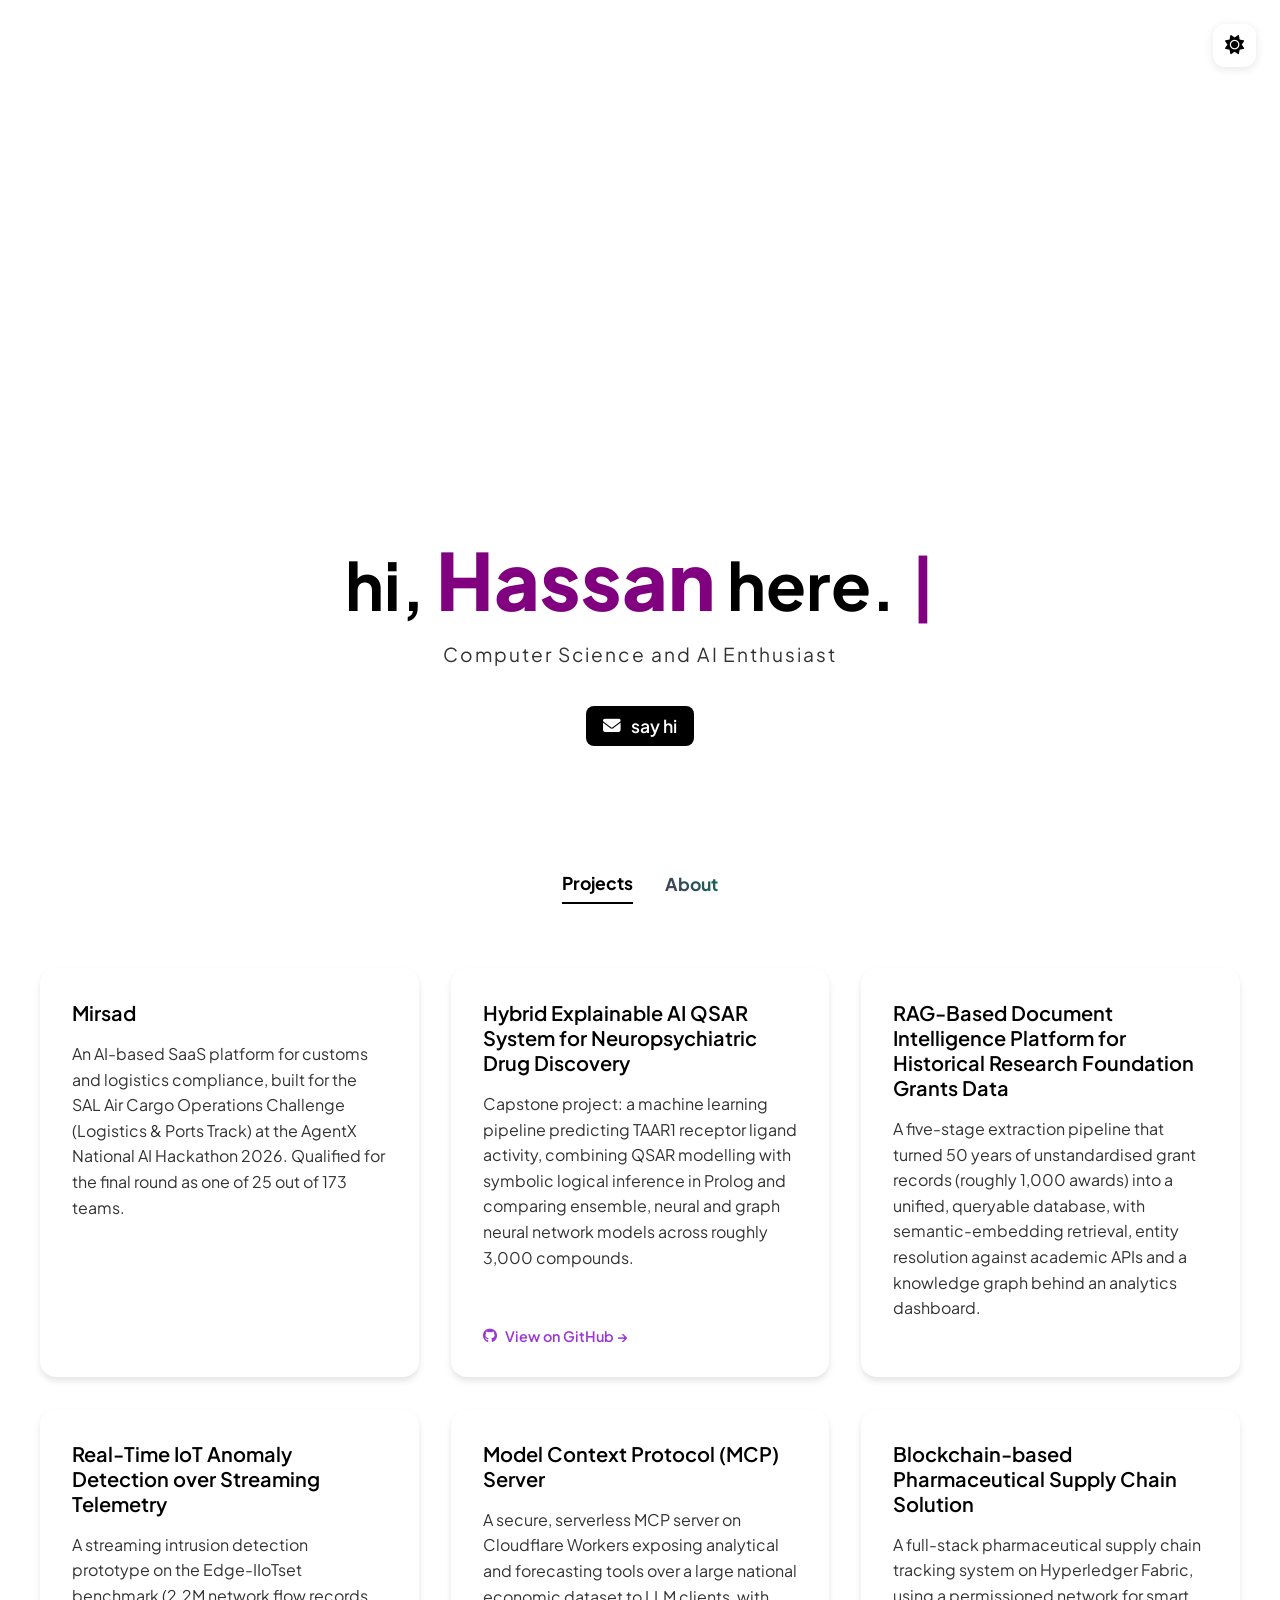
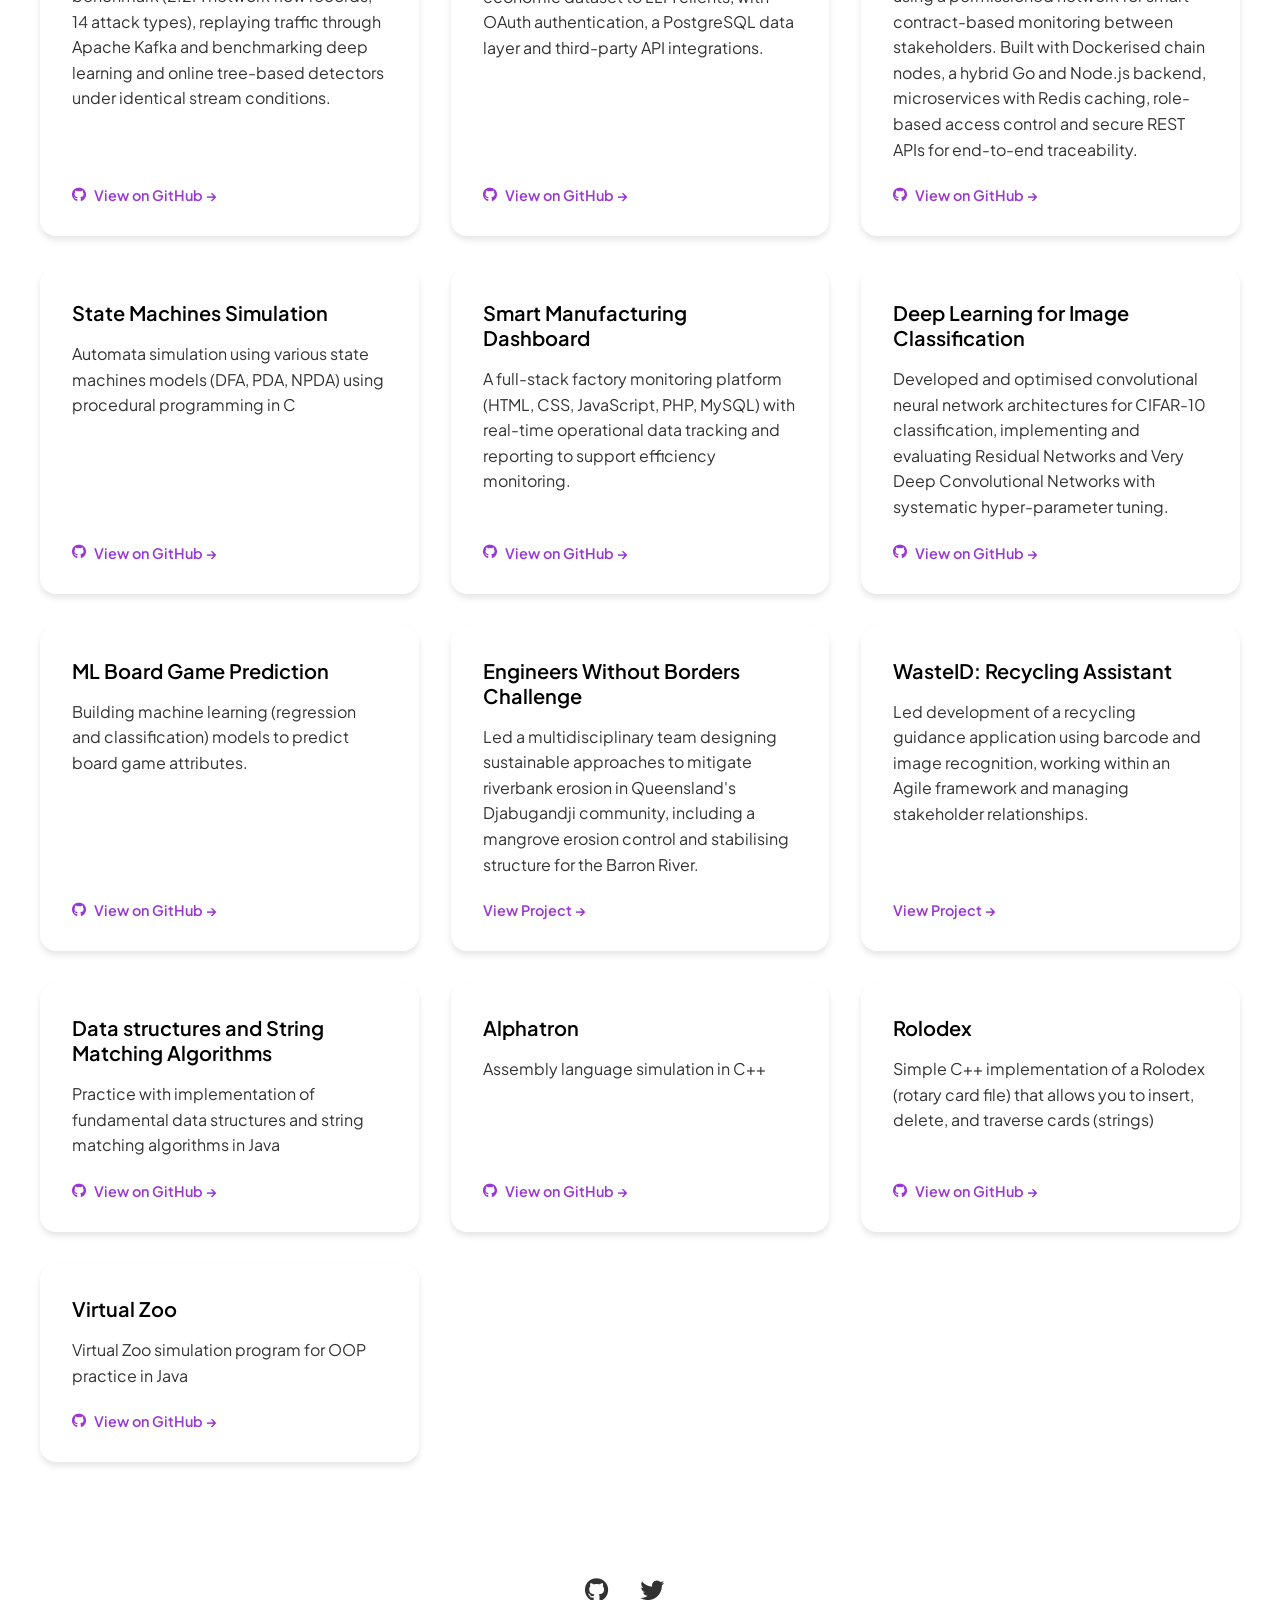
<file: public/index.html>
<!DOCTYPE html>
<html lang="en">
<head>
    <meta charset="UTF-8">
    <meta name="viewport" content="width=device-width, initial-scale=1.0">
    <title>Hassan Almosa - Portfolio</title>
    <link rel="stylesheet" href="https://cdnjs.cloudflare.com/ajax/libs/font-awesome/6.4.0/css/all.min.css">
    <link rel="preconnect" href="https://fonts.googleapis.com">
    <link rel="preconnect" href="https://fonts.gstatic.com" crossorigin>
    <link href="https://fonts.googleapis.com/css2?family=Plus+Jakarta+Sans:wght@400;600;700&display=swap" rel="stylesheet">
    <link href="https://fonts.googleapis.com/css2?family=Lato:wght@700&display=swap" rel="stylesheet">
    <script src="https://d3js.org/d3.v7.min.js"></script>
    <script async src="https://www.googletagmanager.com/gtag/js?id=G-6J50FW7HM2"></script>
    <link rel="stylesheet" href="styles.css">
    <script>
        window.dataLayer = window.dataLayer || [];
        function gtag(){dataLayer.push(arguments);}
        gtag('js', new Date());
        gtag('config', 'G-6J50FW7HM2');
    </script>
</head>
<body>
    <button id="theme-toggle" aria-label="Toggle dark mode">
        <i class="fas fa-sun"></i>
    </button>

    <div class="container">
        <header>
            <div id="visualization-container">
                <div id="circle-count"></div>
            </div>
            <div class="intro-text">
                <div class="Typist">
                   <span class="pre-intro">hi,</span> <span class="intro-title"><span class="intro-name">Hassan</span> here.</span>
                    <span class="Cursor Cursor--blinking">|</span>
                </div>
                <p>Computer Science and AI Enthusiast</p>
                <a href="#" class="say-hi-btn">
                    <i class="fas fa-envelope"></i> say hi
                </a>
            </div>
        </header>

        <nav>
            <button id="projects-btn" class="active">Projects</button>
            <button id="about-btn">About</button>
        </nav>

        <main>
            <section id="projects" class="projects">
                <div class="project">
                    <h3>Mirsad</h3>
                    <p>An AI-based SaaS platform for customs and logistics compliance, built for the SAL Air Cargo Operations Challenge (Logistics &amp; Ports Track) at the AgentX National AI Hackathon 2026. Qualified for the final round as one of 25 out of 173 teams.</p>
                </div>
                <div class="project">
                    <h3>Hybrid Explainable AI QSAR System for Neuropsychiatric Drug Discovery</h3>
                    <p>Capstone project: a machine learning pipeline predicting TAAR1 receptor ligand activity, combining QSAR modelling with symbolic logical inference in Prolog and comparing ensemble, neural and graph neural network models across roughly 3,000 compounds.</p>
                    <a href="https://github.com/gammaploid/Moleculetron" target="_blank">
                        <i class="fab fa-github"></i> View on GitHub →
                    </a>
                </div>
                <div class="project">
                    <h3>RAG-Based Document Intelligence Platform for Historical Research Foundation Grants Data</h3>
                    <p>A five-stage extraction pipeline that turned 50 years of unstandardised grant records (roughly 1,000 awards) into a unified, queryable database, with semantic-embedding retrieval, entity resolution against academic APIs and a knowledge graph behind an analytics dashboard.</p>
                </div>
                <div class="project">
                    <h3>Real-Time IoT Anomaly Detection over Streaming Telemetry</h3>
                    <p>A streaming intrusion detection prototype on the Edge-IIoTset benchmark (2.2M network flow records, 14 attack types), replaying traffic through Apache Kafka and benchmarking deep learning and online tree-based detectors under identical stream conditions.</p>
                    <a href="https://github.com/gammaploid/streaming-data-anomaly-detection" target="_blank">
                        <i class="fab fa-github"></i> View on GitHub →
                    </a>
                </div>
                <div class="project">
                    <h3>Model Context Protocol (MCP) Server</h3>
                    <p>A secure, serverless MCP server on Cloudflare Workers exposing analytical and forecasting tools over a large national economic dataset to LLM clients, with OAuth authentication, a PostgreSQL data layer and third-party API integrations.</p>
                    <a href="https://github.com/gammaploid/SAMA_mcp_tool" target="_blank">
                        <i class="fab fa-github"></i> View on GitHub →
                    </a>
                </div>
                <div class="project">
                    <h3>Blockchain-based Pharmaceutical Supply Chain Solution</h3>
                    <p>A full-stack pharmaceutical supply chain tracking system on Hyperledger Fabric, using a permissioned network for smart contract-based monitoring between stakeholders. Built with Dockerised chain nodes, a hybrid Go and Node.js backend, microservices with Redis caching, role-based access control and secure REST APIs for end-to-end traceability.</p>
                    <a href="https://github.com/gammaploid/pharma-manufacturer-supplychain-blockchain" target="_blank">
                        <i class="fab fa-github"></i> View on GitHub →
                    </a>
                </div>
                <div class="project">
                    <h3>State Machines Simulation</h3>
                    <p>Automata simulation using various state machines models (DFA, PDA, NPDA) using procedural programming in C</p>
                    <a href="https://github.com/gammaploid/DFA-PDA-NPDA" target="_blank">
                        <i class="fab fa-github"></i> View on GitHub →
                    </a>
                </div>
                <div class="project">
                    <h3>Smart Manufacturing Dashboard</h3>
                    <p>A full-stack factory monitoring platform (HTML, CSS, JavaScript, PHP, MySQL) with real-time operational data tracking and reporting to support efficiency monitoring.</p>
                    <a href="https://github.com/gammaploid/web-smart-manufacturing-dashaboard" target="_blank">
                        <i class="fab fa-github"></i> View on GitHub →
                    </a>
                </div>
                <div class="project">
                    <h3>Deep Learning for Image Classification</h3>
                    <p>Developed and optimised convolutional neural network architectures for CIFAR-10 classification, implementing and evaluating Residual Networks and Very Deep Convolutional Networks with systematic hyper-parameter tuning.</p>
                    <a href="https://github.com/gammaploid/convolutional-neural-net-image-classifier" target="_blank">
                        <i class="fab fa-github"></i> View on GitHub →
                    </a>
                </div>
                <div class="project">
                    <h3>ML Board Game Prediction</h3>
                    <p>Building machine learning (regression and classification) models to predict board game attributes.</p>
                    <a href="https://github.com/gammaploid/ML_BoardGame_Prediction" target="_blank">
                        <i class="fab fa-github"></i> View on GitHub →
                    </a>
                </div>
                <div class="project">
                    <h3>Engineers Without Borders Challenge</h3>
                    <p>Led a multidisciplinary team designing sustainable approaches to mitigate riverbank erosion in Queensland's Djabugandji community, including a mangrove erosion control and stabilising structure for the Barron River.</p>
                    <a href="projects/ِEWB_Challenge_Mangrove_Erosion_Control_System_and_Stabilising_Structure_for_The_Barron_River.pdf" target="_blank">View Project →</a>
                </div>
                <div class="project">
                    <h3>WasteID: Recycling Assistant</h3>
                    <p>Led development of a recycling guidance application using barcode and image recognition, working within an Agile framework and managing stakeholder relationships.</p>
                    <a href="/projects/WasteID.pdf" target="_blank">View Project →</a>
                </div>
                <div class="project">
                    <h3>Data structures and String Matching Algorithms</h3>
                    <p>Practice with implementation of fundamental data structures and string matching algorithms in Java</p>
                    <a href="https://github.com/gammaploid/algorithms-and-data-structure-practice" target="_blank">
                        <i class="fab fa-github"></i> View on GitHub →
                    </a>
                </div>
                <div class="project">
                    <h3>Alphatron</h3>
                    <p>Assembly language simulation in C++</p>
                    <a href="https://github.com/gammaploid/Alphatron" target="_blank">
                        <i class="fab fa-github"></i> View on GitHub →
                    </a>
                </div>
                <div class="project">
                    <h3>Rolodex</h3>
                    <p>Simple C++ implementation of a Rolodex (rotary card file) that allows you to insert, delete, and traverse cards (strings)</p>
                    <a href="https://github.com/gammaploid/Rolodex" target="_blank">
                        <i class="fab fa-github"></i> View on GitHub →
                    </a>
                </div>
                <div class="project">
                    <h3>Virtual Zoo</h3>
                    <p>Virtual Zoo simulation program for OOP practice in Java</p>
                    <a href="https://github.com/gammaploid/VirtualZoo" target="_blank">
                        <i class="fab fa-github"></i> View on GitHub →
                    </a>
                </div>
            </section>
            <section id="about" class="about" style="display: none;">
                <h2>About Me</h2>
                <p class="intro">
                    <strong>Computer Science</strong> and <strong>AI</strong> student enthused about exploring artificially intelligent systems and various computing domains, with cross-disciplinary interest in life sciences and chemistry. Awarded the <strong>Chancellor's Commendation List</strong> twice for academic excellence.
                </p>
                <p class="interests">
                    Technical interests are in <span class="tech-item"><strong>ML/AI</strong></span>, <span class="tech-item"><strong>data science</strong></span>, <span class="tech-item"><strong>blockchain</strong></span>, <span class="tech-item"><strong>coding</strong></span>, <span class="tech-item"><strong>web development</strong></span>, <span class="tech-item"><strong>design</strong></span>, <span class="tech-item"><strong>big data</strong></span>, <span class="tech-item"><strong>IoT</strong></span>, <span class="tech-item"><strong>cloud</strong></span>, <span class="tech-item"><strong>cybersecurity</strong></span>, <span class="tech-item"><strong>edge intelligence</strong></span>, and <span class="tech-item"><strong>quantum computing</strong></span>. Scientific interests are in <span class="science-human"><strong>linguistics</strong></span>, <span class="science-human"><strong>psychology</strong></span>, <span class="science-human"><strong>neuroscience</strong></span>, <span class="science-human"><strong>medicinal chemistry</strong></span>, <span class="science-human"><strong>pharmacology</strong></span>, <span class="science-human"><strong>biochemistry</strong></span>, <span class="other-science"><strong>materials</strong></span>, <span class="other-science"><strong>quantum mechanics</strong></span>, and <span class="other-science"><strong>statistics</strong></span>.
                </p>
                <p class="personal">
                    Beyond academic interests, I enjoy reading, art, cultures and folklore, travelling, and learning new things about the world and people.
                </p>
                <a href="projects/res.pdf"  class="resume-btn">Download Resume</a>
            </section>
        </main>

        <footer>
            <div class="social-links">
                <a href="https://github.com/gammaploid" target="_blank"><i class="fab fa-github"></i></a>
                <a href="https://twitter.com/hassan_bytes" target="_blank"><i class="fab fa-twitter"></i></a>
                <a href="https://huggingface.co/spindles" target="_blank"><i class="fab fa-hugging-face"></i></a>
            </div>
        </footer>
    </div>
    <script src="script.js"></script>
</body>
</html>
</file>
<file: public/styles.css>
:root {
    --circle-color: #7400b8;
    --text-color: #000000;
    --bg-color: #ffffff;
    --project-bg: #ffffff;
    --accent-color: #9b38d4;
    --transition: all 0.3s ease;
}

.dark-mode {
    --bg-color: #0a192f;
    --text-color: #f0f0f0;
    --project-bg: #112240;
}

.Typist {
    font-size: 4.1rem;
    font-weight: 700;
    display: inline-block;
    line-height: 1.2;
}

.intro-title {
    color: inherit;
}

.intro-name {
    font-size: 1.2em;
    font-weight: 900;
    color: purple;
}

.Cursor {
    display: inline-block;
    margin-left: 2px;
    color: purple;
}

.Cursor--blinking {
    animation: blink 1s step-start infinite;
}

body, html {
    margin: 0;
    padding: 0;
    font-family: 'Plus Jakarta Sans', sans-serif;
    color: var(--text-color);
    background-color: var(--bg-color);
    min-height: 100vh;
    transition: var(--transition);
    overflow-x: hidden;
}

.container {
    max-width: 1200px;
    margin: 0 auto;
    padding: 2rem;
    position: relative;
}

header {
    text-align: center;
    padding: 2rem 0;
    position: relative;
    height: 80vh;
    display: flex;
    flex-direction: column;
    justify-content: center;
    align-items: center;
}

#visualization-container {
    position: relative;
    width: 100%;
    height: 400px;
    z-index: 0;
    display: flex;
    justify-content: center;
    align-items: center;
    margin-bottom: 30px;
}

.intro-text {
    position: relative;
    z-index: 1;
    text-align: center;
}

h1 {
    font-size: 4rem;
    font-weight: 700;
    margin: 0;
    display: inline-block;
}

#name {
    color: var(--accent-color);
}

#cursor {
    color: var(--accent-color);
    animation: blink 1s infinite;
}

header p {
    margin-top: 1rem;
    font-size: 1.2rem;
    letter-spacing: 0.1em;
    opacity: 0.8;
    margin-bottom: 1.5rem;
}

.intro-subtitle {
    font-family: 'Lato', sans-serif;
    font-size: 1.2rem;
    font-weight: 500;
    color: var(--text-color);
    margin: 1.5rem 0;
    opacity: 0.9;
    letter-spacing: 0.02em;
}

.say-hi-btn {
    display: inline-flex;
    align-items: center;
    justify-content: center;
    gap: 0.6rem;
    margin-top: 1rem;
    padding: 0.5rem 1.0rem;
    background-color: var(--text-color);
    color: var(--bg-color);
    text-decoration: none;
    border-radius: 8px;
    font-weight: 600;
    font-size: 1.1rem;
    transition: var(--transition);
    border: 1px solid transparent;
    cursor: pointer;
}

.say-hi-btn:hover {
    opacity: 0.85;
    transform: translateY(-2px);
}

.say-hi-btn i {
    line-height: 1;
}

nav {
    display: flex;
    justify-content: center;
    gap: 2rem;
    margin: 3rem 0;
    position: relative;
    z-index: 1;
}

nav button {
    background: none;
    border: none;
    font-family: 'Plus Jakarta Sans', sans-serif;
    font-size: 1.1rem;
    font-weight: bold;
    cursor: pointer;
    padding: 0.5rem 0;
    transition: var(--transition);
    color: transparent;
    background-image: linear-gradient(45deg, #382544, #00514a, #873883);
    background-size: 200%;
    background-position: 0 50%;
    background-clip: text;
    -webkit-background-clip: text;
    -webkit-text-fill-color: transparent;
    animation: animate-background 3s infinite alternate ease-in-out;
    opacity: 0.9;
}

nav button.active {
    position: relative;
    opacity: 1;
    background: none;
    color: var(--text-color);
    -webkit-text-fill-color: var(--text-color);
    border-bottom: 2px solid var(--text-color);
    animation: none;
}

.projects {
    display: grid;
    grid-template-columns: repeat(auto-fill, minmax(300px, 1fr));
    gap: 2rem;
    padding: 1rem 0;
}

.project {
    background-color: var(--project-bg);
    padding: 2rem;
    border-radius: 16px;
    transition: var(--transition);
    height: auto;
    display: flex;
    flex-direction: column;
    box-shadow: 0 4px 6px rgba(0, 0, 0, 0.1);
}

.project:hover {
    transform: translateY(-5px);
    box-shadow: 0 10px 20px rgba(0, 0, 0, 0.15);
}

.project h3 {
    margin: 0 0 1rem 0;
    font-weight: 600;
    font-size: 1.25rem;
}

.project p {
    flex-grow: 1;
    margin: 0 0 1.5rem 0;
    line-height: 1.6;
    opacity: 0.8;
}

.project a {
    display: inline-flex;
    align-items: center;
    color: var(--accent-color);
    text-decoration: none;
    font-weight: 600;
    font-size: 0.9rem;
    transition: var(--transition);
}

.project a:hover {
    opacity: 0.7;
}

.project a i {
    margin-right: 0.5rem;
}

.about {
    max-width: 600px;
    margin: 0 auto;
    padding: 2.5rem;
    background-color: var(--project-bg);
    border-radius: 16px;
    box-shadow: 0 4px 6px rgba(0, 0, 0, 0.1);
    text-align: center;
}

.about h2 {
    font-size: 2.2rem;
    margin-bottom: 2rem;
    font-weight: 700;
    letter-spacing: -0.02em;
    color: transparent;
    background-image: linear-gradient(120deg, #28534f, #6c3d70, #303031);
    background-size: 200%;
    background-position: 0 50%;
    background-clip: text;
    -webkit-background-clip: text;
    -webkit-text-fill-color: transparent;
    animation: animate-background 4s infinite alternate ease-in-out;
}

.about p {
    line-height: 1.8;
    opacity: 0.9;
    margin-bottom: 1.5rem;
}

.about p:first-of-type {
    font-size: 1.1rem;
    font-weight: 500;
    margin-bottom: 2rem;
    text-align: center;
}

.about p.interests {
    position: relative;
    text-align: left;
    padding-top: 2rem;
    margin-top: 2rem;
    border-top: 1px solid rgba(128, 128, 128, 0.2);
    margin-bottom: 1rem;
    line-height: 2;
}

.about p.interests strong {
    font-weight: 1000;
    font-stretch: expanded;
}

.about p.interests .tech-item {

        font-size: 1.1rem;
        font-weight: bold;
        color: transparent;
        background-image: linear-gradient(45deg, rgb(83, 9, 83), #38887b);
        background-size: 200%;
        background-position: 0 57%;
        background-clip: text;
        -webkit-background-clip: text;
        -webkit-text-fill-color: transparent;
        animation: animate-background 2s infinite alternate ease-in-out;
    
}

.about p.interests .tech-item:hover {
    color: #8a2be2;
}

.about p.interests .science-human {
    font-size: 1.1rem;
    font-weight: bold;
    color: transparent;
    background-image: linear-gradient(120deg, #045eb2, #caa7f2);
    background-size: 200%;
    background-position: 0 50%;
    background-clip: text;
    -webkit-background-clip: text;
    -webkit-text-fill-color: transparent;
    animation: animate-background 3s infinite alternate ease-in-out;
}

.about p.interests .science-human:hover {
    color: #3182ce;
}

.about p.interests .other-science {
    font-size: 1.1rem;
    font-weight: bold;
    color: transparent;
    background-image: linear-gradient(180deg, #033532, #79c0e3);
    background-size: 200%;
    background-position: 0 50%;
    background-clip: text;
    -webkit-background-clip: text;
    -webkit-text-fill-color: transparent;
    animation: animate-background 4s infinite alternate linear;
}

.about p.interests .other-science:hover {
    color: #2b6cb0;
}

.about p.personal {
    text-align: left;
}

.resume-btn {
    display: inline-block;
    margin: 2.5rem auto 0;
    padding: 0.9rem 1.8rem;
    background-color: var(--accent-color);
    color: white;
    text-decoration: none;
    border-radius: 8px;
    font-weight: 600;
    transition: var(--transition);
    font-size: 0.95rem;
    letter-spacing: 0.02em;
}

.resume-btn:hover {
    opacity: 0.9;
    transform: translateY(-2px);
}

footer {
    text-align: center;
    padding: 3rem 0;
    margin-top: 3rem;
}

.social-links {
    display: flex;
    justify-content: center;
    gap: 2rem;
}

.social-links a {
    color: var(--text-color);
    text-decoration: none;
    font-size: 1.5rem;
    transition: var(--transition);
    opacity: 0.8;
}

.social-links a:hover {
    opacity: 1;
    transform: translateY(-3px);
}

#theme-toggle {
    position: fixed;
    top: 1.5rem;
    right: 1.5rem;
    background: var(--project-bg);
    border: none;
    font-size: 1.2rem;
    cursor: pointer;
    color: var(--text-color);
    z-index: 10;
    padding: 0.75rem;
    display: flex;
    align-items: center;
    justify-content: center;
    border-radius: 12px;
    transition: var(--transition);
    box-shadow: 0 2px 10px rgba(0, 0, 0, 0.1);
}

#theme-toggle:hover {
    transform: translateY(-2px);
}

#circle-count {
    position: absolute;
    bottom: 10px;
    left: 50%;
    transform: translateX(-50%);
    font-size: 0.8rem;
    opacity: 0.7;
}

@keyframes blink {
    50% { opacity: 0; }
}

@keyframes animate-background {
    0% { background-position: 0 50%; }
    100% { background-position: 100% 50%; }
}

@media (max-width: 768px) {
    .container { padding: 1rem; }
    h1 { font-size: 2.5rem; }
    .projects { gap: 1.5rem; padding: 0; }
    .project { padding: 1.5rem; }
    nav { gap: 1rem; }
    #theme-toggle { top: 1rem; right: 1rem; }
    #visualization-container { height: 300px; }
    .Typist { font-size: 2.8rem; line-height: 1.3; }
}

@media (max-width: 480px) {
    .Typist { font-size: 2.3rem; line-height: 1.3; text-align: center; }
}

@media (prefers-reduced-motion) {
    .typewriter::after { animation: none; }
    @keyframes sequencePopup {
        0%, 100% { content: "Computer Science and AI Enthusiast"; }
        25% { content: ""; }
        50% { content: "Innovator"; }
    }
    .typewriter::before {
        content: "Computer Science";
        animation: sequencePopup 12s linear infinite;
    }
}
</file>
